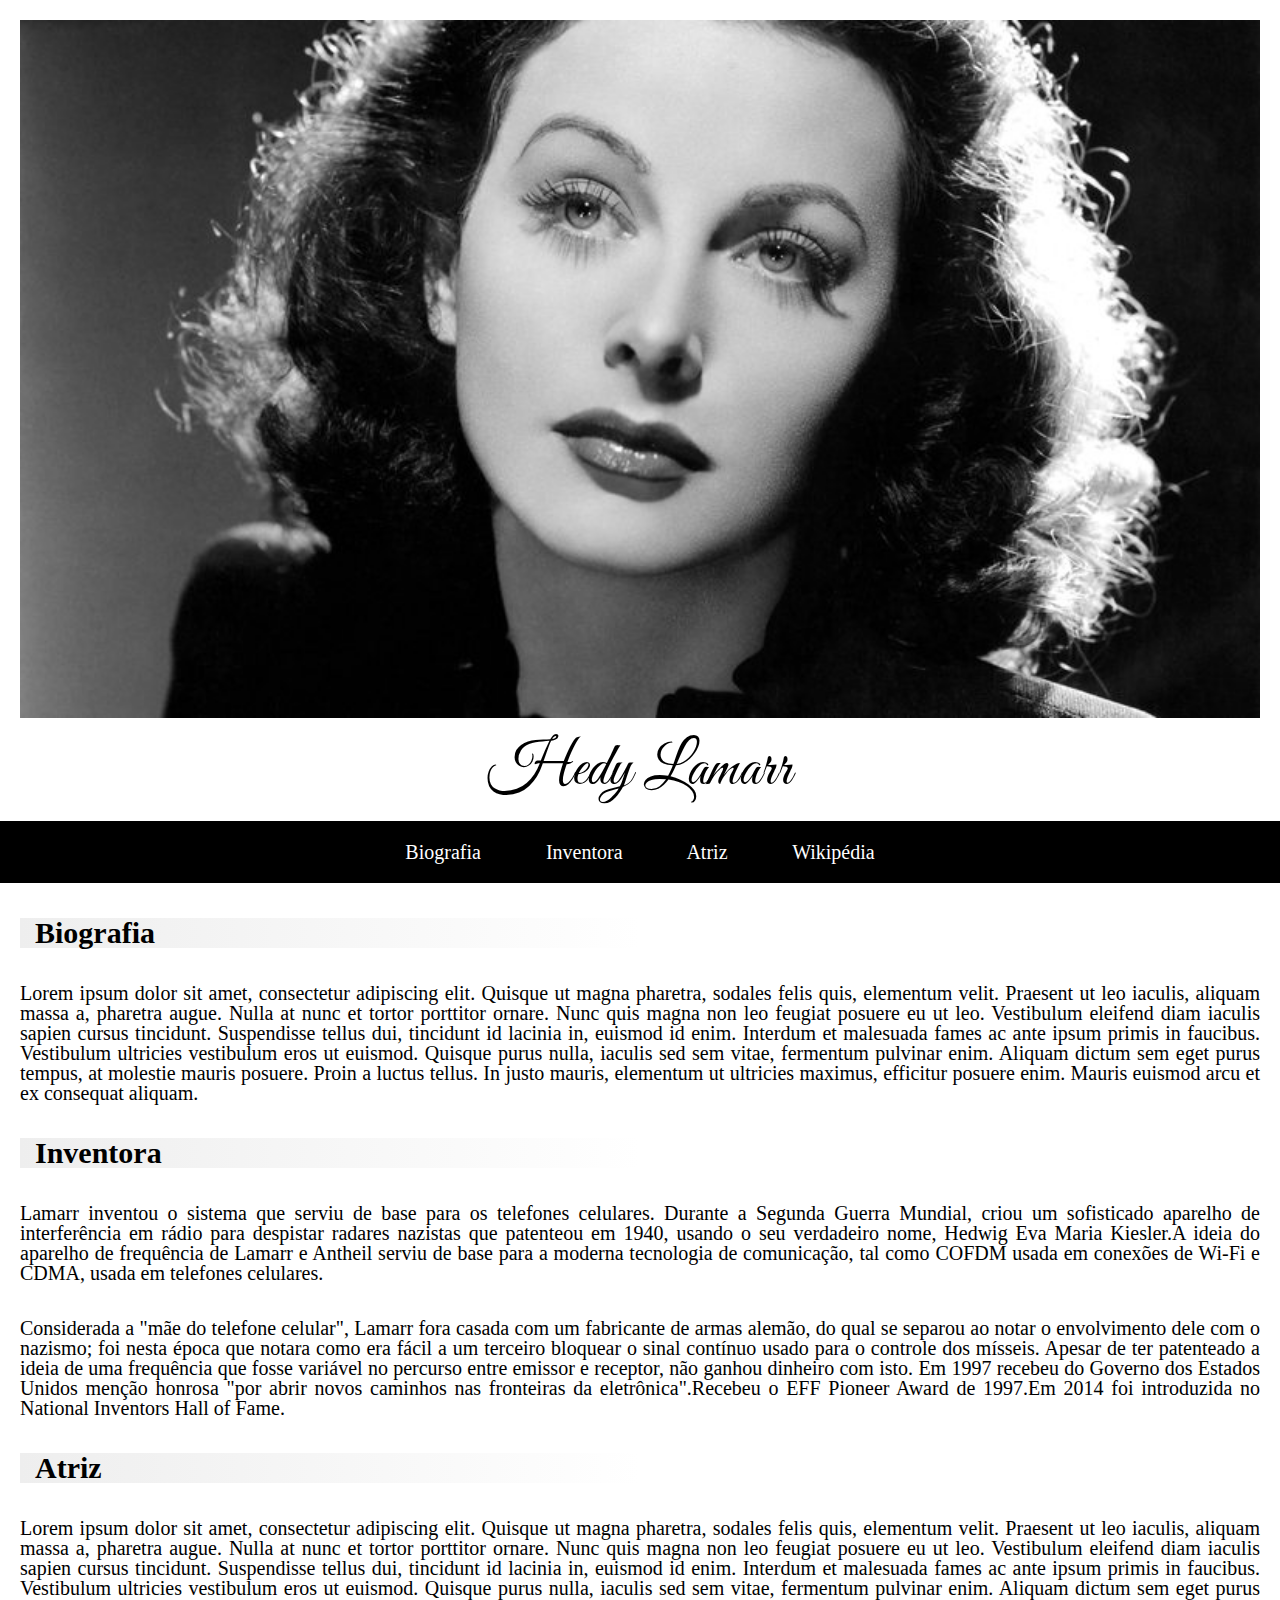
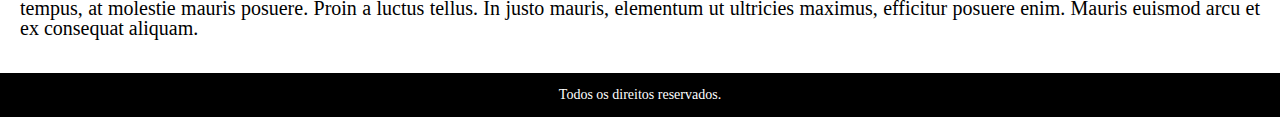
<file: projeto 1/index.html>
<!DOCTYPE html>
<html lang="pt">
    <head>
        <title>Avaliçao1</title>
        <meta charset="utf-8">
		<meta name="referrer" content="never">
		<meta name="referrer" content="no-referrer">
		<link rel="stylesheet" href="css/reset.css">
		<link rel="stylesheet" href="css/estilo.css">
        <link rel="preconnect" href="https://fonts.googleapis.com">
        <link rel="preconnect" href="https://fonts.gstatic.com" crossorigin>
        <link href="https://fonts.googleapis.com/css2?family=Great+Vibes&display=swap" rel="stylesheet">
    </head>
    <body>
        <header>
            <img src="img/hedy.jpg" alt="Hedy_Lamarr">
            <h1>Hedy Lamarr</h1>
        </header>
        <nav>
            <a href="">Biografia</a>
            <a href="">Inventora</a>
            <a href="">Atriz</a>
			<a href="https://pt.wikipedia.org/wiki/Hedy_Lamarr" target="blank">Wikipédia</a>
        </nav>
        <main>
            <h2>Biografia</h2>
            <p>Lorem ipsum dolor sit amet, consectetur adipiscing elit. Quisque ut magna pharetra, sodales felis quis, elementum velit. Praesent ut leo iaculis, aliquam massa a, pharetra augue. Nulla at nunc et tortor porttitor ornare. Nunc quis magna non leo feugiat posuere eu ut leo. Vestibulum eleifend diam iaculis sapien cursus tincidunt. Suspendisse tellus dui, tincidunt id lacinia in, euismod id enim. Interdum et malesuada fames ac ante ipsum primis in faucibus. Vestibulum ultricies vestibulum eros ut euismod. Quisque purus nulla, iaculis sed sem vitae, fermentum pulvinar enim. Aliquam dictum sem eget purus tempus, at molestie mauris posuere. Proin a luctus tellus. In justo mauris, elementum ut ultricies maximus, efficitur posuere enim. Mauris euismod arcu et ex consequat aliquam.</p>
            <h3>Inventora</h3>
            <p>Lamarr inventou o sistema que serviu de base para os telefones celulares. Durante a Segunda Guerra Mundial, criou um sofisticado aparelho de interferência em rádio para despistar radares nazistas que patenteou em 1940, usando o seu verdadeiro nome, Hedwig Eva Maria Kiesler.A ideia do aparelho de frequência de Lamarr e Antheil serviu de base para a moderna tecnologia de comunicação, tal como COFDM usada em conexões de Wi-Fi e CDMA, usada em telefones celulares.</p>
            <p>Considerada a "mãe do telefone celular", Lamarr fora casada com um fabricante de armas alemão, do qual se separou ao notar o envolvimento dele com o nazismo; foi nesta época que notara como era fácil a um terceiro bloquear o sinal contínuo usado para o controle dos mísseis. Apesar de ter patenteado a ideia de uma frequência que fosse variável no percurso entre emissor e receptor, não ganhou dinheiro com isto. Em 1997 recebeu do Governo dos Estados Unidos menção honrosa "por abrir novos caminhos nas fronteiras da eletrônica".Recebeu o EFF Pioneer Award de 1997.Em 2014 foi introduzida no National Inventors Hall of Fame.</p>
            <h4>Atriz</h4>
            <p>Lorem ipsum dolor sit amet, consectetur adipiscing elit. Quisque ut magna pharetra, sodales felis quis, elementum velit. Praesent ut leo iaculis, aliquam massa a, pharetra augue. Nulla at nunc et tortor porttitor ornare. Nunc quis magna non leo feugiat posuere eu ut leo. Vestibulum eleifend diam iaculis sapien cursus tincidunt. Suspendisse tellus dui, tincidunt id lacinia in, euismod id enim. Interdum et malesuada fames ac ante ipsum primis in faucibus. Vestibulum ultricies vestibulum eros ut euismod. Quisque purus nulla, iaculis sed sem vitae, fermentum pulvinar enim. Aliquam dictum sem eget purus tempus, at molestie mauris posuere. Proin a luctus tellus. In justo mauris, elementum ut ultricies maximus, efficitur posuere enim. Mauris euismod arcu et ex consequat aliquam.</p>
        </main>
        <footer>
            Todos os direitos reservados.
        </footer>
    </body>
</html>
</file>
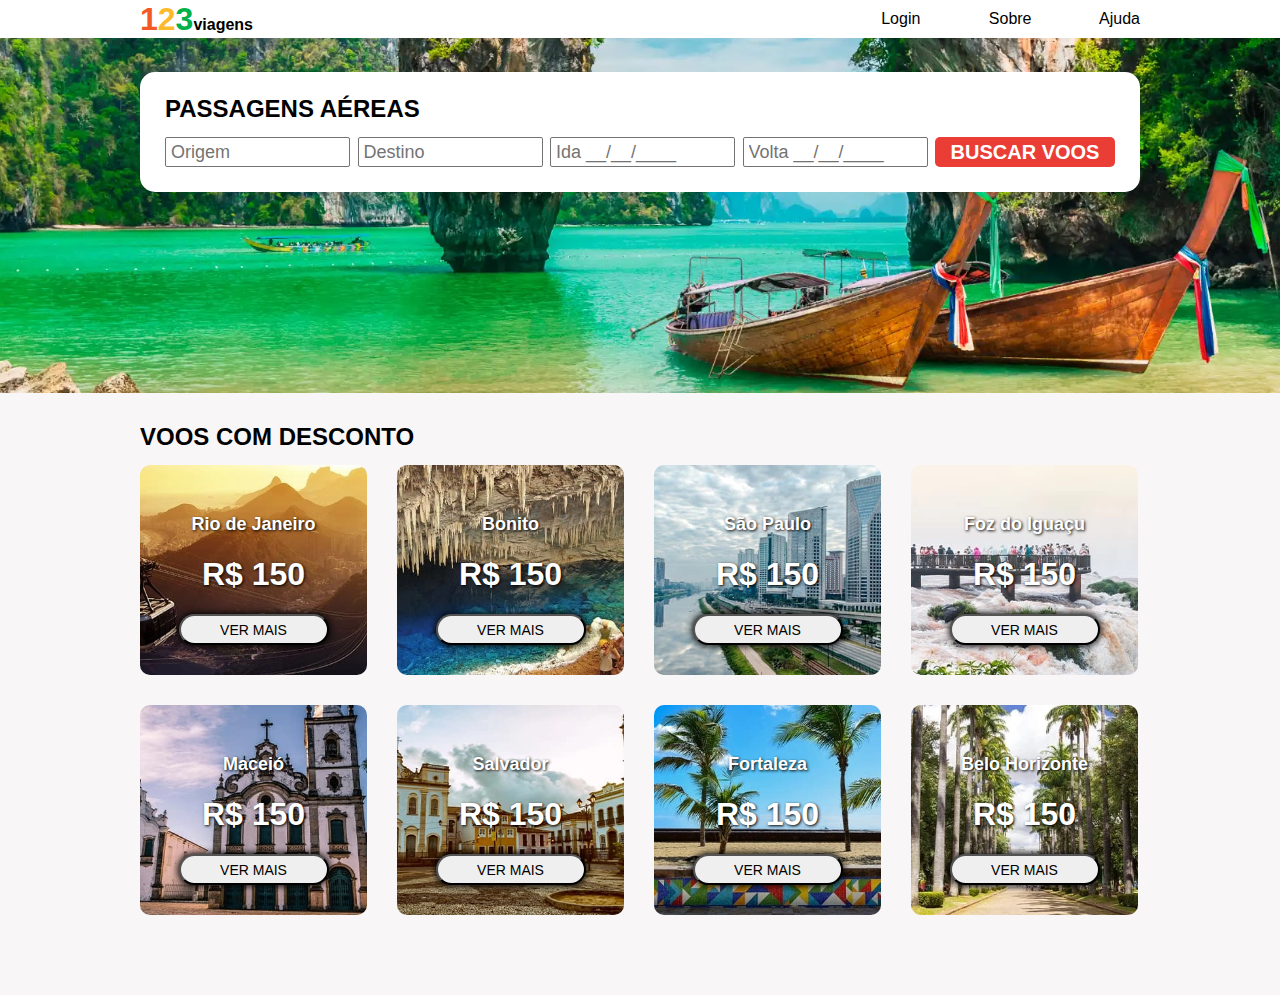
<file: projeto 2/index.html>
<!DOCTYPE html>
<html lang="pt">
    <head>
        <title>Viagens</title>
        <meta name="referrer" content="never">
        <meta name="referrer" content="no-referrer">
        <link rel="stylesheet" href="css/reset.css">
        <link rel="stylesheet" href="css/estilo.css">
		<link rel="preconnect" href="https://fonts.googleapis.com">
		<link rel="preconnect" href="https://fonts.gstatic.com" crossorigin>
		<link href="https://fonts.googleapis.com/css2?family=Great+Vibes&display=swap" rel="stylesheet">
    </head>
    <body>
        <nav class="menu-topo">
			<div class="menu-topo-flex site-largura">
				<div class="menu-topo-esquerda">
					<h1><span class="num1">1</span><span class="num2">2</span><span class="num3">3</span>viagens</h1>
				</div>
				<div class="menu-topo-direita">
					<a href="">Login</a>
					<a href="">Sobre</a>
					<a href="">Ajuda</a>
				</div>
			</div>
		</nav>
		<header>
			<form method="POST" class="site-largura">
				<h2>PASSAGENS AÉREAS</h2>
				<div class="bloco-formulario">	
					<div class="caixa-resposta">
					<input type="text" placeholder="Origem">
					</div>
					<div class="caixa-resposta">
					<input type="text" placeholder="Destino">
					</div>
					<div class="caixa-resposta">
					<input type="text" placeholder="Ida __/__/____">
					</div>
					<div class="caixa-resposta">
					<input type="text" placeholder="Volta __/__/____">
					</div>
					<button id="botao-formulario">BUSCAR VOOS</button>
				</div>	
			</form>
		</header>
		<main class="site-largura">
			<h2 id="desconto">VOOS COM DESCONTO</h2>
			<div class="box-cidades">
				<article>
					<div class="rio-janeiro">
						<h2 class="nome-cidade">Rio de Janeiro</h2>
						<h2 class="valor">R$ 150</h2>
						<button class="botao-cidade">VER MAIS</button>
					</div>
				</article>
				<article>
					<div class="bonito">
						<h2 class="nome-cidade">Bonito</h2>
						<h2 class="valor">R$ 150</h2>
						<button class="botao-cidade">VER MAIS</button>
					</div>
				</article>
				<article>
					<div class="sao-paulo">
						<h2 class="nome-cidade">São Paulo</h2>
						<h2 class="valor">R$ 150</h2>
						<button class="botao-cidade">VER MAIS</button>
					</div>
				</article>
				<article>
					<div class="foz-iguaçu">
						<h2 class="nome-cidade">Foz do Iguaçu</h2>
						<h2 class="valor">R$ 150</h2>
						<button class="botao-cidade">VER MAIS</button>
					</div>
				</article>
				<article>
					<div class="maceio">
						<h2 class="nome-cidade">Maceió</h2>
						<h2 class="valor">R$ 150</h2>
						<button class="botao-cidade">VER MAIS</button>
					</div>
				</article>
				<article>
					<div class="salvador">
						<h2 class="nome-cidade">Salvador</h2>
						<h2 class="valor">R$ 150</h2>
						<button class="botao-cidade">VER MAIS</button>
					</div>
				</article>
				<article>
					<div class="fortaleza">
						<h2 class="nome-cidade">Fortaleza</h2>
						<h2 class="valor">R$ 150</h2>
						<button class="botao-cidade">VER MAIS</button>
					</div>
				</article>
				<article>
					<div class="belo-horizonte">
						<h2 class="nome-cidade">Belo Horizonte</h2>
						<h2 class="valor">R$ 150</h2>
						<button class="botao-cidade">VER MAIS</button>
					</div>
				</article>
			</div>
		</main>	
    </body>
</html>
</file>
<file: projeto 1/css/estilo.css>
html {
    font-size: 20px;
    padding: 1em;
}

header>img{ 
     width: 100%;
     margin-bottom: 20px;
}

nav {
    margin-left: -20px;
    margin-right: -20px;
    margin-bottom: 35px;
    border: 1px solid black;
    padding: 1em;
    box-sizing: border-box;
    background-color: black;
    color: white;
    word-spacing: 3em;
    text-align: center;
}

h1 {
    text-align: center;
    font-family: 'Great Vibes', cursive;
    font-size: 60px;
    margin-bottom: 20px;
}

h2 {
    text-indent: 15px;
    font-size: 30px;
    font-weight: 600;
    margin-bottom: 35px;
    background: linear-gradient(90deg, #eee 0%, white 50%);
}

h3 {
    text-indent: 15px;
    font-size: 30px;
    font-weight: 600;
    margin-bottom: 35px;
    background: linear-gradient(90deg, #eee 0%, white 50%);
}

h4{
    text-indent: 15px;
    font-size: 30px;
    font-weight: 600;
    margin-bottom: 35px;
    background: linear-gradient(90deg, #eee 0%, white 50%);
}

p {
    margin-bottom: 35px;
    text-align: justify;
}

footer {
    margin-left: -20px;
    margin-right: -20px;
    border: 1px solid black;
    padding: 1em;
    text-align: center;
    background-color: black;
    color: white;
    font-size: 14px;
    margin-bottom: -20px;
}
</file>
<file: projeto 2/css/estilo.css>
html {
    min-width: 1000px;
    background: #f8f6f7;
    margin-bottom: 5em;
    font-family: 'Great Vibes', cursive;
    font-family: 'Roboto', sans-serif; 
}

.site-largura {
    width: 1000px;
    margin: 0 auto;
}

.num1 {
    color: #f35926;
    font-size: 2em;
}

.num2 {
    color: #fcb929;
    font-size: 2em;
}

.num3 {
    color: #00b049;
    font-size: 2em;
}
.menu-topo{
    background-color: white; 
    position: fixed;
    padding: 1px;
    width: 100%;
}

.menu-topo-flex {
    display: flex;
    justify-content: space-between;
    align-items: center; 
}

.menu-topo-esquerda
.menu-topo-direita{
    flex: 2;
}

.menu-topo-direita {
    word-spacing: 4em;
}

.menu-topo-esquerda{
    font-weight: 600;
    padding-top: 2px;
    padding-bottom: 2px;
}

h2 {
    margin-bottom: 1rem;
    font-weight: 600;
    font-size: x-large;
       
}

form {
    height: 120px;
    padding: 25px;
    border-radius: 15px;
	font-size: 18px;
    background-color: white;
    position: relative;
    top: 4em;  
}

.bloco-formulario{
    display: grid;
    grid-template-columns: repeat(5,auto);
    justify-content: space-between;
}

input{
    width: 100%;
    height: 30px;
    border: 1.5px solid #747373;
    font-size: 18px;
    padding-left: 5px;
    border-radius: 2px;
}

.caixa-resposta{
    width: 185px;
    height: 30px;  
}

::placeholder{
    color:#747373;
    font-weight: lighter;
}

header {
    background-image: url('../img/barcos.webp');
    background-size: cover;
    background-position: center center;
    height: 393px;
}

#botao-formulario{
    width: 180px;
    height: 30px;
    background-color: #ea3d35;
    color: white;
    border: white;
    border-radius: 5px;
    font-size: 20px;
    font-weight: 600;
    text-align: center;
    padding-top: 4px;
    padding-bottom: 4px;
    cursor: pointer;
}

main > h2{
    margin-top: 2rem;    
}

.box-cidades{
    display: grid;
    grid-template-columns: repeat(4,227px);
    grid-template-rows: auto;
    row-gap: 30px;
    column-gap: 30px;
}

.box-cidades div{
    width: 100%;
    height: 210px;
    padding: 26px;
    padding-top: 50px;
    padding-bottom: 30px;
    border-radius: 10px;
    text-shadow: 1px 1px 3px black;
    display: grid;
    grid-template-rows: repeat(3, auto);
    justify-content: space-evenly;

}

.nome-cidade{
    font-size: 18px;
    text-align: center;
}

.botao-cidade {
    border-radius: 35px;
    font-size: 14px;
    width: 150px; 
    box-shadow: 0px 0px 7px 1px black;
}

article {
    color: white;
}

.valor {
    font-size: 2em;
    text-align: center;
}

.rio-janeiro{
    background-image: url(../img/rio.webp);
    background-size: cover;
    background-position: center;
}

.bonito {
    background-image: url(../img/bonito.webp);
    background-size: cover;
    background-position: center;
}

.sao-paulo {
    background-image: url(../img/sao-paulo.webp);
    background-size: cover;
    background-position: center;
}

.foz-iguaçu {
    background-image: url(../img/foz.webp);
    background-size: cover;
    background-position: center;
}

.maceio {
    background-image: url(../img/maceio.webp);
    background-size: cover;
    background-position: center;
}

.salvador {
    background-image: url(../img/salvador.webp);
    background-size: cover;
    background-position: center;
}

.fortaleza {
    background-image: url(../img/fortaleza.webp);
    background-size: cover;
    background-position: center;
}

.belo-horizonte {
    background-image: url(../img/belo-horizonte.webp);
    background-size: cover;
    background-position: center;
}
</file>
